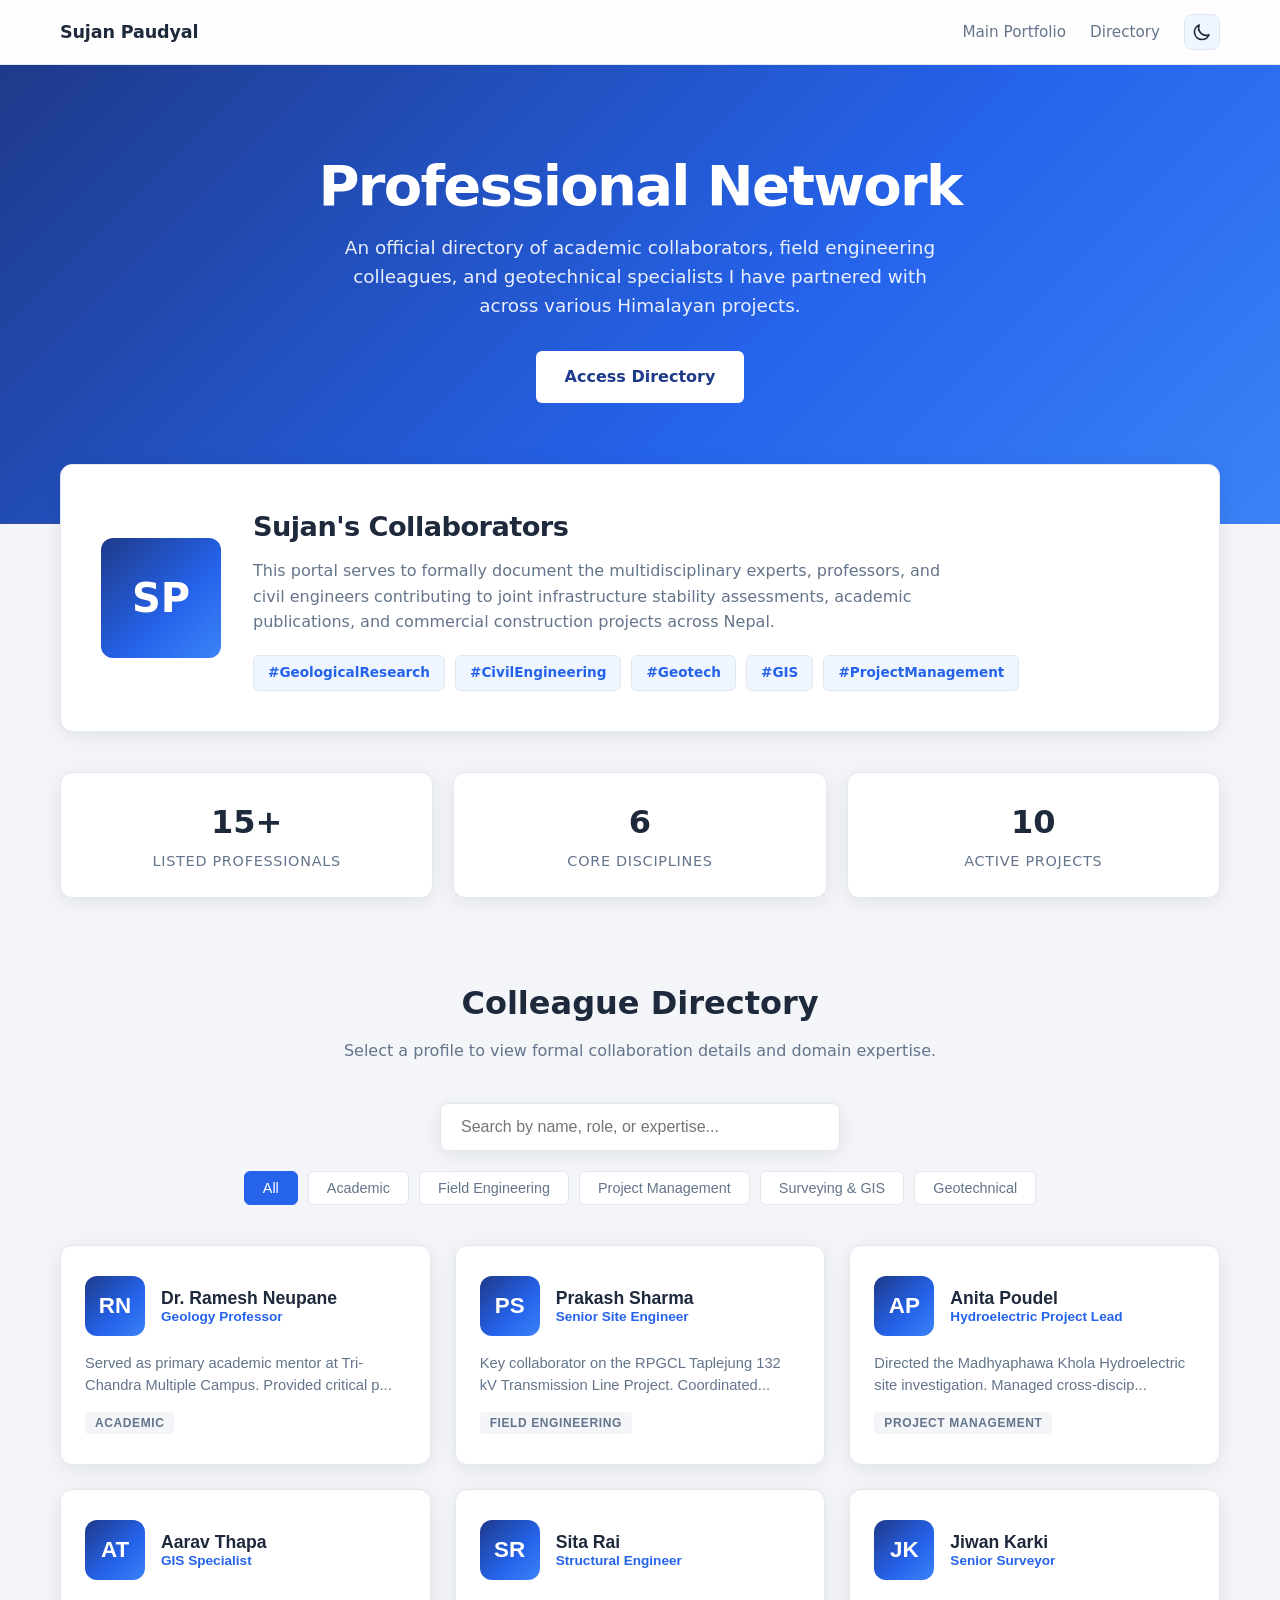
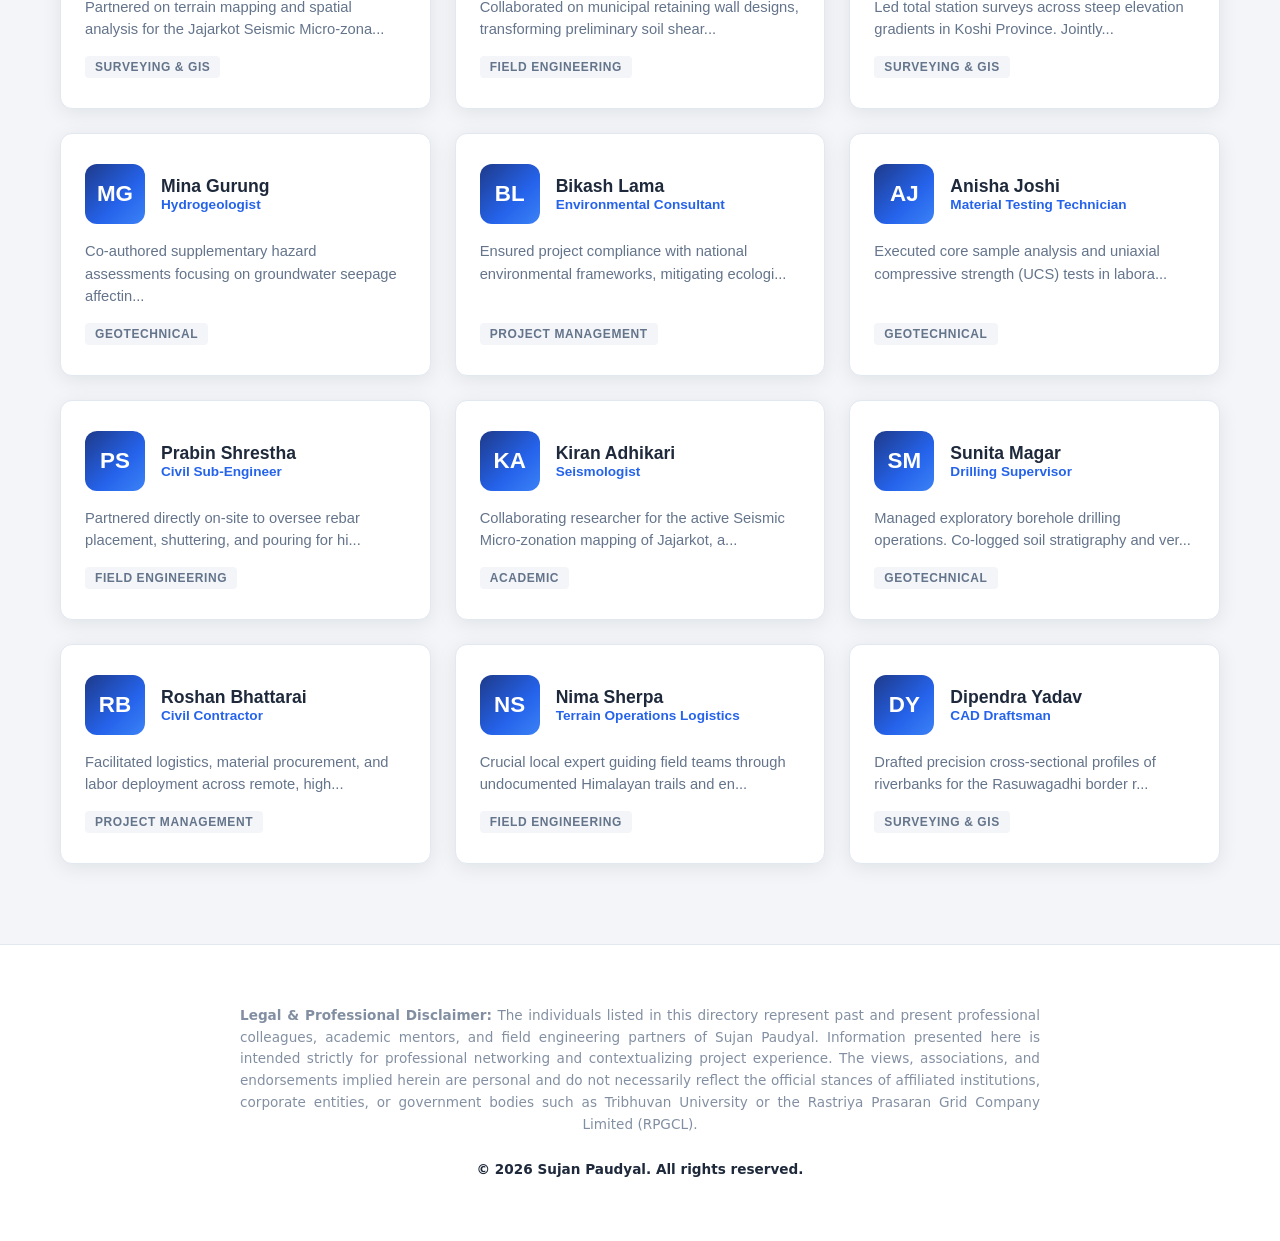
<file: my-friends.html>
<!DOCTYPE html>
<html lang="en">
<head>
<meta charset="UTF-8" />
<meta name="viewport" content="width=device-width, initial-scale=1.0" />
<title>Professional Network & Collaborators | Sujan Paudyal — Civil Sub-Engineer & Geologist</title>
<meta name="description" content="A formal directory of Sujan Paudyal's professional network, academic collaborators, and field engineering colleagues." />
<style>
:root {
  --bg: #f3f5f8;
  --surface: #ffffff;
  --text: #1e293b;
  --muted: #64748b;
  --line: #e2e8f0;
  --accent: #2563eb;
  --accent-2: #3b82f6;
  --chip: #eff6ff;
  --hero: linear-gradient(135deg, #1e3a8a 0%, #2563eb 60%, #3b82f6 100%);
  --shadow: 0 4px 20px rgba(15, 23, 42, 0.08);
  --shadow-hover: 0 12px 30px rgba(15, 23, 42, 0.15);
}

:root[data-theme="dark"] {
  --bg: #0f172a;
  --surface: #1e293b;
  --text: #f8fafc;
  --muted: #94a3b8;
  --line: #334155;
  --accent: #60a5fa;
  --accent-2: #93c5fd;
  --chip: #27364d;
  --hero: linear-gradient(135deg, #020617 0%, #0f172a 50%, #1e3a8a 100%);
  --shadow: 0 8px 28px rgba(0, 0, 0, 0.4);
  --shadow-hover: 0 16px 40px rgba(0, 0, 0, 0.6);
}

* {
  margin: 0;
  padding: 0;
  box-sizing: border-box;
}

html {
  scroll-behavior: smooth;
}

body {
  font-family: 'Inter', system-ui, -apple-system, "Segoe UI", Roboto, sans-serif;
  background: var(--bg);
  color: var(--text);
  line-height: 1.6;
  transition: background 0.3s ease, color 0.3s ease;
}

a {
  color: inherit;
}

:focus-visible {
  outline: 2px solid var(--accent-2);
  outline-offset: 3px;
  border-radius: 6px;
}

.container {
  max-width: 1200px;
  margin: 0 auto;
  padding: 0 20px;
}

/* Nav */
nav {
  position: sticky;
  top: 0;
  z-index: 20;
  background: color-mix(in srgb, var(--surface) 90%, transparent);
  backdrop-filter: blur(12px);
  border-bottom: 1px solid var(--line);
}

nav .container {
  display: flex;
  align-items: center;
  justify-content: space-between;
  height: 64px;
}

nav .brand {
  font-weight: 700;
  text-decoration: none;
  font-size: 1.1rem;
  letter-spacing: -0.01em;
}

nav ul {
  display: flex;
  gap: 24px;
  list-style: none;
  align-items: center;
}

nav a.link {
  text-decoration: none;
  color: var(--muted);
  font-weight: 500;
  font-size: 0.95rem;
  transition: color 0.2s ease;
}

nav a.link:hover {
  color: var(--accent);
}

.theme-btn {
  background: var(--chip);
  border: 1px solid var(--line);
  width: 36px;
  height: 36px;
  border-radius: 8px;
  cursor: pointer;
  display: flex;
  align-items: center;
  justify-content: center;
  transition: all 0.2s ease;
  color: var(--text);
}

.theme-btn:hover {
  background: var(--line);
}

/* Hero */
.hero {
  background: var(--hero);
  color: #ffffff;
  padding: 90px 20px 120px;
  text-align: center;
  border-bottom: 1px solid rgba(255,255,255,0.1);
}

.hero h1 {
  font-size: clamp(2rem, 5vw, 3.5rem);
  line-height: 1.1;
  margin-bottom: 16px;
  letter-spacing: -0.03em;
  font-weight: 800;
}

.hero p {
  font-size: 1.15rem;
  opacity: 0.9;
  max-width: 600px;
  margin: 0 auto 30px;
  font-weight: 400;
}

.btn {
  display: inline-block;
  background: #ffffff;
  color: #1e3a8a;
  padding: 12px 28px;
  border-radius: 6px;
  font-weight: 600;
  text-decoration: none;
  transition: all 0.2s ease;
  border: 1px solid transparent;
}

.btn:hover {
  transform: translateY(-2px);
  box-shadow: 0 8px 20px rgba(0, 0, 0, 0.2);
}

/* About Section Header */
.about {
  margin-top: -60px;
  background: var(--surface);
  border-radius: 12px;
  padding: 40px;
  display: flex;
  gap: 32px;
  align-items: center;
  box-shadow: var(--shadow);
  border: 1px solid var(--line);
}

.avatar {
  border-radius: 12px;
  background: var(--hero);
  display: flex;
  align-items: center;
  justify-content: center;
  color: #fff;
  font-weight: 700;
  flex-shrink: 0;
}

.about .avatar {
  width: 120px;
  height: 120px;
  font-size: 2.5rem;
}

.about h2 {
  font-size: 1.7rem;
  margin-bottom: 10px;
  letter-spacing: -0.02em;
}

.about p {
  color: var(--muted);
  margin-bottom: 20px;
  max-width: 70ch;
}

.tags {
  display: flex;
  flex-wrap: wrap;
  gap: 10px;
}

.tags span {
  background: var(--chip);
  color: var(--accent);
  padding: 6px 14px;
  border-radius: 6px;
  font-size: 0.85rem;
  font-weight: 600;
  border: 1px solid var(--line);
}

.stats {
  display: grid;
  grid-template-columns: repeat(3, 1fr);
  gap: 20px;
  margin: 40px 0 20px;
  text-align: center;
}

.stats div {
  background: var(--surface);
  border: 1px solid var(--line);
  border-radius: 12px;
  padding: 24px 12px;
  box-shadow: var(--shadow);
}

.stats b {
  display: block;
  font-size: 2rem;
  color: var(--text);
  font-weight: 800;
}

.stats small {
  color: var(--muted);
  font-size: 0.9rem;
  font-weight: 500;
  text-transform: uppercase;
  letter-spacing: 0.05em;
}

/* Directory Section */
section.directory {
  padding: 60px 0 80px;
}

.directory-header {
  text-align: center;
  margin-bottom: 40px;
}

.directory-header h2 {
  font-size: 2rem;
  margin-bottom: 8px;
}

.directory-header p {
  color: var(--muted);
}

.controls {
  display: flex;
  flex-direction: column;
  gap: 20px;
  align-items: center;
  margin-bottom: 40px;
}

.controls input {
  padding: 14px 20px;
  border-radius: 8px;
  border: 1px solid var(--line);
  background: var(--surface);
  color: var(--text);
  font-size: 1rem;
  width: min(400px, 100%);
  transition: all 0.2s ease;
  box-shadow: var(--shadow);
}

.controls input:focus {
  border-color: var(--accent);
  outline: none;
  box-shadow: 0 0 0 3px rgba(37, 99, 235, 0.2);
}

.filters {
  display: flex;
  flex-wrap: wrap;
  gap: 10px;
  justify-content: center;
}

.filters button {
  border: 1px solid var(--line);
  background: var(--surface);
  color: var(--muted);
  padding: 8px 18px;
  border-radius: 6px;
  cursor: pointer;
  font-weight: 500;
  font-size: 0.9rem;
  transition: all 0.2s ease;
}

.filters button:hover {
  border-color: var(--accent);
  color: var(--text);
}

.filters button[aria-pressed="true"] {
  background: var(--accent);
  border-color: var(--accent);
  color: #fff;
}

.grid {
  display: grid;
  grid-template-columns: repeat(auto-fill, minmax(280px, 1fr));
  gap: 24px;
}

.card {
  background: var(--surface);
  border: 1px solid var(--line);
  border-radius: 12px;
  padding: 30px 24px;
  text-align: left;
  box-shadow: var(--shadow);
  cursor: pointer;
  transition: all 0.25s ease;
  display: flex;
  flex-direction: column;
}

.card:hover {
  transform: translateY(-4px);
  box-shadow: var(--shadow-hover);
  border-color: var(--accent);
}

.card-header {
  display: flex;
  align-items: center;
  gap: 16px;
  margin-bottom: 16px;
}

.card .avatar {
  width: 60px;
  height: 60px;
  font-size: 1.4rem;
}

.card-title h3 {
  font-size: 1.1rem;
  font-weight: 700;
  color: var(--text);
}

.card-title .role {
  color: var(--accent);
  font-weight: 600;
  font-size: 0.85rem;
}

.card p {
  color: var(--muted);
  font-size: 0.92rem;
  line-height: 1.5;
  flex-grow: 1;
}

.card .badge {
  display: inline-block;
  margin-top: 16px;
  font-size: 0.75rem;
  font-weight: 600;
  text-transform: uppercase;
  letter-spacing: 0.05em;
  color: var(--muted);
  background: var(--bg);
  padding: 4px 10px;
  border-radius: 4px;
  align-self: flex-start;
}

.empty {
  text-align: center;
  color: var(--muted);
  padding: 40px;
  display: none;
  font-weight: 500;
}

/* Modal */
dialog {
  border: 1px solid var(--line);
  border-radius: 12px;
  padding: 40px;
  max-width: 480px;
  width: calc(100% - 40px);
  background: var(--surface);
  color: var(--text);
  box-shadow: 0 25px 50px -12px rgba(0, 0, 0, 0.5);
  margin: auto;
  text-align: left;
}

dialog::backdrop {
  background: rgba(15, 23, 42, 0.75);
  backdrop-filter: blur(4px);
}

dialog[open] {
  animation: slideUp 0.3s cubic-bezier(0.16, 1, 0.3, 1);
}

@keyframes slideUp {
  from { opacity: 0; transform: translateY(20px); }
  to { opacity: 1; transform: translateY(0); }
}

.modal-header {
  display: flex;
  align-items: center;
  gap: 20px;
  margin-bottom: 24px;
  padding-bottom: 20px;
  border-bottom: 1px solid var(--line);
}

dialog .avatar {
  width: 72px;
  height: 72px;
  font-size: 1.8rem;
}

dialog h3 {
  font-size: 1.4rem;
  margin-bottom: 4px;
}

dialog .role {
  color: var(--accent);
  font-weight: 600;
  font-size: 0.95rem;
}

dialog h4 {
  font-size: 0.9rem;
  text-transform: uppercase;
  letter-spacing: 0.05em;
  color: var(--muted);
  margin-bottom: 8px;
}

dialog p {
  color: var(--text);
  margin-bottom: 24px;
  font-size: 0.95rem;
  line-height: 1.6;
}

dialog .expertise-box {
  background: var(--chip);
  border: 1px solid var(--line);
  border-radius: 8px;
  padding: 16px;
  margin-bottom: 24px;
}

dialog .expertise-box p {
  margin: 0;
  font-size: 0.9rem;
  color: var(--accent-2);
  font-weight: 500;
}

dialog .close {
  background: var(--text);
  color: var(--bg);
  border: 0;
  padding: 12px 24px;
  border-radius: 6px;
  font-weight: 600;
  cursor: pointer;
  transition: opacity 0.2s ease;
  width: 100%;
}

dialog .close:hover {
  opacity: 0.9;
}

/* Legal Footer */
footer {
  border-top: 1px solid var(--line);
  background: var(--surface);
  text-align: center;
  color: var(--muted);
  padding: 60px 20px;
  font-size: 0.85rem;
}

.legal-disclaimer {
  max-width: 800px;
  margin: 0 auto 24px;
  text-align: justify;
  text-align-last: center;
  line-height: 1.6;
  opacity: 0.8;
}

.copyright {
  font-weight: 600;
  color: var(--text);
}

@media (max-width: 768px) {
  .about {
    flex-direction: column;
    text-align: center;
    padding: 30px 20px;
  }
  .about .avatar {
    margin: 0 auto;
  }
  .tags {
    justify-content: center;
  }
  .stats {
    grid-template-columns: 1fr;
  }
  nav ul .link {
    display: none;
  }
}

@media (prefers-reduced-motion: reduce) {
  * {
    transition: none !important;
    animation: none !important;
    scroll-behavior: auto !important;
  }
}
</style>
</head>
<body>

<nav aria-label="Primary Navigation">
  <div class="container">
    <a class="brand" href="index.html">Sujan Paudyal</a>
    <ul>
      <li><a class="link" href="index.html">Main Portfolio</a></li>
      <li><a class="link" href="#directory">Directory</a></li>
      <li>
        <button class="theme-btn" id="theme" aria-label="Toggle dark mode">
          <svg width="20" height="20" fill="none" stroke="currentColor" stroke-width="2" viewBox="0 0 24 24"><path stroke-linecap="round" stroke-linejoin="round" d="M20.354 15.354A9 9 0 018.646 3.646 9.003 9.003 0 0012 21a9.003 9.003 0 008.354-5.646z"></path></svg>
        </button>
      </li>
    </ul>
  </div>
</nav>

<header class="hero" id="top">
  <h1>Professional Network</h1>
  <p>An official directory of academic collaborators, field engineering colleagues, and geotechnical specialists I have partnered with across various Himalayan projects.</p>
  <a class="btn" href="#directory">Access Directory</a>
</header>

<main class="container">

  <section class="about" id="about">
    <div class="avatar" aria-hidden="true">SP</div>
    <div>
      <h2>Sujan's Collaborators</h2>
      <p>This portal serves to formally document the multidisciplinary experts, professors, and civil engineers contributing to joint infrastructure stability assessments, academic publications, and commercial construction projects across Nepal.</p>
      <div class="tags">
        <span>#GeologicalResearch</span>
        <span>#CivilEngineering</span>
        <span>#Geotech</span>
        <span>#GIS</span>
        <span>#ProjectManagement</span>
      </div>
    </div>
  </section>

  <div class="stats">
    <div><b data-count="15">0</b><small>Listed Professionals</small></div>
    <div><b data-count="6">0</b><small>Core Disciplines</small></div>
    <div><b data-count="10">0</b><small>Active Projects</small></div>
  </div>

  <section class="directory" id="directory">
    <div class="directory-header">
      <h2>Colleague Directory</h2>
      <p>Select a profile to view formal collaboration details and domain expertise.</p>
    </div>
    
    <div class="controls">
      <input type="search" id="search" placeholder="Search by name, role, or expertise..." aria-label="Search directory" />
      <div class="filters" id="filters" role="group" aria-label="Filter directory by professional group"></div>
    </div>
    
    <div class="grid" id="grid"></div>
    <p class="empty" id="empty">No professionals found matching your query. Please adjust your search terms.</p>
  </section>

</main>

<footer>
  <div class="legal-disclaimer">
    <strong>Legal & Professional Disclaimer:</strong> The individuals listed in this directory represent past and present professional colleagues, academic mentors, and field engineering partners of Sujan Paudyal. Information presented here is intended strictly for professional networking and contextualizing project experience. The views, associations, and endorsements implied herein are personal and do not necessarily reflect the official stances of affiliated institutions, corporate entities, or government bodies such as Tribhuvan University or the Rastriya Prasaran Grid Company Limited (RPGCL).
  </div>
  <div class="copyright">
    &copy; <span id="year"></span> Sujan Paudyal. All rights reserved.
  </div>
</footer>

<dialog id="modal" aria-labelledby="m-name">
  <div class="modal-header">
    <div class="avatar" id="m-avatar" aria-hidden="true"></div>
    <div>
      <h3 id="m-name"></h3>
      <div class="role" id="m-role"></div>
    </div>
  </div>
  <h4>Collaboration Overview</h4>
  <p id="m-bio"></p>
  <div class="expertise-box">
    <h4>Domain Expertise</h4>
    <p id="m-expertise"></p>
  </div>
  <button class="close" id="m-close">Close Profile</button>
</dialog>

<script>
const professionals = [
  { 
    name: "Dr. Ramesh Neupane", 
    role: "Geology Professor", 
    group: "Academic", 
    bio: "Served as primary academic mentor at Tri-Chandra Multiple Campus. Provided critical peer review and methodological guidance for the Rasuwagadhi border corridor flood dynamics research publication.", 
    expertise: "Structural Geology, Himalayan Tectonics, Academic Research" 
  },
  { 
    name: "Prakash Sharma", 
    role: "Senior Site Engineer", 
    group: "Field Engineering", 
    bio: "Key collaborator on the RPGCL Taplejung 132 kV Transmission Line Project. Coordinated daily on foundation integrity, slope stabilization, and concrete quality assurance.", 
    expertise: "Transmission Line Construction, Structural Quality Control" 
  },
  { 
    name: "Anita Poudel", 
    role: "Hydroelectric Project Lead", 
    group: "Project Management", 
    bio: "Directed the Madhyaphawa Khola Hydroelectric site investigation. Managed cross-disciplinary teams to integrate geological survey data into structural blueprints.", 
    expertise: "Hydro-Engineering, Site Assessment, Resource Allocation" 
  },
  { 
    name: "Aarav Thapa", 
    role: "GIS Specialist", 
    group: "Surveying & GIS", 
    bio: "Partnered on terrain mapping and spatial analysis for the Jajarkot Seismic Micro-zonation study, digitizing field data into accurate topographical models.", 
    expertise: "ArcGIS, Topographical Modeling, Spatial Data Analysis" 
  },
  { 
    name: "Sita Rai", 
    role: "Structural Engineer", 
    group: "Field Engineering", 
    bio: "Collaborated on municipal retaining wall designs, transforming preliminary soil shear-strength reports into viable load-bearing structural plans.", 
    expertise: "Retaining Structures, Load-Bearing Analysis, AutoCAD" 
  },
  { 
    name: "Jiwan Karki", 
    role: "Senior Surveyor", 
    group: "Surveying & GIS", 
    bio: "Led total station surveys across steep elevation gradients in Koshi Province. Jointly aligned transmission tower coordinates with optimal geological footing zones.", 
    expertise: "Total Station Surveying, Alignment Optimization" 
  },
  { 
    name: "Mina Gurung", 
    role: "Hydrogeologist", 
    group: "Geotechnical", 
    bio: "Co-authored supplementary hazard assessments focusing on groundwater seepage affecting deep excavations during the monsoon season.", 
    expertise: "Groundwater Modeling, Seepage Analysis, Slope Drainage" 
  },
  { 
    name: "Bikash Lama", 
    role: "Environmental Consultant", 
    group: "Project Management", 
    bio: "Ensured project compliance with national environmental frameworks, mitigating ecological impact during extensive rock excavation phases.", 
    expertise: "EIA Compliance, Ecological Risk Mitigation" 
  },
  { 
    name: "Anisha Joshi", 
    role: "Material Testing Technician", 
    group: "Geotechnical", 
    bio: "Executed core sample analysis and uniaxial compressive strength (UCS) tests in laboratory settings to validate field rock-mass categorizations.", 
    expertise: "Rock Mechanics, UCS Testing, Soil Compaction Metrics" 
  },
  { 
    name: "Prabin Shrestha", 
    role: "Civil Sub-Engineer", 
    group: "Field Engineering", 
    bio: "Partnered directly on-site to oversee rebar placement, shuttering, and pouring for high-tension tower foundations under strict technical tolerances.", 
    expertise: "Site Supervision, Rebar Detailing, Concrete Pouring" 
  },
  { 
    name: "Kiran Adhikari", 
    role: "Seismologist", 
    group: "Academic", 
    bio: "Collaborating researcher for the active Seismic Micro-zonation mapping of Jajarkot, analyzing local fault lines and historical tremor data.", 
    expertise: "Seismic Hazard Assessment, Fault Line Mapping" 
  },
  { 
    name: "Sunita Magar", 
    role: "Drilling Supervisor", 
    group: "Geotechnical", 
    bio: "Managed exploratory borehole drilling operations. Co-logged soil stratigraphy and verified bedrock depth for heavy infrastructural foundations.", 
    expertise: "Rotary Drilling, Core Logging, Stratigraphic Profiling" 
  },
  { 
    name: "Roshan Bhattarai", 
    role: "Civil Contractor", 
    group: "Project Management", 
    bio: "Facilitated logistics, material procurement, and labor deployment across remote, high-altitude project sites with severe access limitations.", 
    expertise: "Supply Chain Logistics, Remote Site Operations" 
  },
  { 
    name: "Nima Sherpa", 
    role: "Terrain Operations Logistics", 
    group: "Field Engineering", 
    bio: "Crucial local expert guiding field teams through undocumented Himalayan trails and ensuring safety protocols during high-altitude geological mapping.", 
    expertise: "High-Altitude Logistics, Field Safety, Route Navigation" 
  },
  { 
    name: "Dipendra Yadav", 
    role: "CAD Draftsman", 
    group: "Surveying & GIS", 
    bio: "Drafted precision cross-sectional profiles of riverbanks for the Rasuwagadhi border research, converting raw numerical data into visual flood-risk models.", 
    expertise: "AutoCAD Civil 3D, Cross-Sectional Drafting" 
  }
];

const grid = document.getElementById('grid');
const empty = document.getElementById('empty');
const search = document.getElementById('search');
const filterBox = document.getElementById('filters');
const modal = document.getElementById('modal');
let active = 'All';

const initials = n => {
  const parts = n.replace('Dr. ', '').split(' ');
  return parts.map(w => w[0]).join('').slice(0, 2).toUpperCase();
};

const esc = s => s.replace(/[&<>"']/g, c => ({ '&': '&amp;', '<': '&lt;', '>': '&gt;', '"': '&quot;', "'": '&#39;' }[c]));

function buildFilters() {
  const groups = ['All', ...new Set(professionals.map(p => p.group))];
  filterBox.innerHTML = groups.map(g =>
    `<button type="button" aria-pressed="${g === active}" data-g="${esc(g)}">${esc(g)}</button>`
  ).join('');
}

function render() {
  const q = search.value.trim().toLowerCase();
  const list = professionals
    .map((p, i) => ({ ...p, i }))
    .filter(p => (active === 'All' || p.group === active) && 
                 (p.name + p.role + p.expertise).toLowerCase().includes(q));

  grid.innerHTML = list.map(p => `
    <button type="button" class="card" data-i="${p.i}" aria-label="View professional profile for ${esc(p.name)}">
      <div class="card-header">
        <div class="avatar" aria-hidden="true">${esc(initials(p.name))}</div>
        <div class="card-title">
          <h3>${esc(p.name)}</h3>
          <div class="role">${esc(p.role)}</div>
        </div>
      </div>
      <p>${esc(p.bio.substring(0, 85))}...</p>
      <span class="badge">${esc(p.group)}</span>
    </button>`).join('');

  empty.style.display = list.length ? 'none' : 'block';
}

filterBox.addEventListener('click', e => {
  const b = e.target.closest('button');
  if (!b) return;
  active = b.dataset.g;
  buildFilters();
  render();
});

search.addEventListener('input', render);

grid.addEventListener('click', e => {
  const c = e.target.closest('.card');
  if (!c) return;
  const p = professionals[+c.dataset.i];
  document.getElementById('m-avatar').textContent = initials(p.name);
  document.getElementById('m-name').textContent = p.name;
  document.getElementById('m-role').textContent = `${p.role} · ${p.group}`;
  document.getElementById('m-bio').textContent = p.bio;
  document.getElementById('m-expertise').textContent = p.expertise;
  modal.showModal();
});

document.getElementById('m-close').onclick = () => modal.close();
modal.addEventListener('click', e => {
  if (e.target === modal) modal.close();
});

/* Theme Handling */
const root = document.documentElement;
const tbtn = document.getElementById('theme');

const sunIcon = `<svg width="20" height="20" fill="none" stroke="currentColor" stroke-width="2" viewBox="0 0 24 24"><path stroke-linecap="round" stroke-linejoin="round" d="M12 3v1m0 16v1m9-9h-1M4 12H3m15.364 6.364l-.707-.707M6.343 6.343l-.707-.707m12.728 0l-.707.707M6.343 17.657l-.707.707M16 12a4 4 0 11-8 0 4 4 0 018 0z"></path></svg>`;
const moonIcon = `<svg width="20" height="20" fill="none" stroke="currentColor" stroke-width="2" viewBox="0 0 24 24"><path stroke-linecap="round" stroke-linejoin="round" d="M20.354 15.354A9 9 0 018.646 3.646 9.003 9.003 0 0012 21a9.003 9.003 0 008.354-5.646z"></path></svg>`;

function setTheme(t) {
  root.dataset.theme = t;
  tbtn.innerHTML = t === 'dark' ? sunIcon : moonIcon;
  tbtn.setAttribute('aria-label', t === 'dark' ? 'Switch to light theme' : 'Switch to dark theme');
}

let saved = null;
try { saved = localStorage.getItem('theme'); } catch (e) {}
setTheme(saved || (matchMedia('(prefers-color-scheme: dark)').matches ? 'dark' : 'light'));

tbtn.onclick = () => {
  const t = root.dataset.theme === 'dark' ? 'light' : 'dark';
  setTheme(t);
  try { localStorage.setItem('theme', t); } catch (e) {}
};

/* Animated Number Stats */
const reduce = matchMedia('(prefers-reduced-motion: reduce)').matches;
const io = new IntersectionObserver(es => es.forEach(en => {
  if (!en.isIntersecting) return;
  io.unobserve(en.target);
  const el = en.target;
  const end = +el.dataset.count;

  if (reduce) {
    el.textContent = end + '+';
    return;
  }

  let n = 0;
  const step = () => {
    n += Math.max(1, end / 30);
    if (n >= end) {
      el.textContent = end + (end > 10 ? '+' : '');
      return;
    }
    el.textContent = Math.floor(n);
    requestAnimationFrame(step);
  };
  step();
}), { threshold: 0.6 });

document.querySelectorAll('[data-count]').forEach(el => io.observe(el));

document.getElementById('year').textContent = new Date().getFullYear();
buildFilters();
render();
</script>
</body>
</html>
</file>
